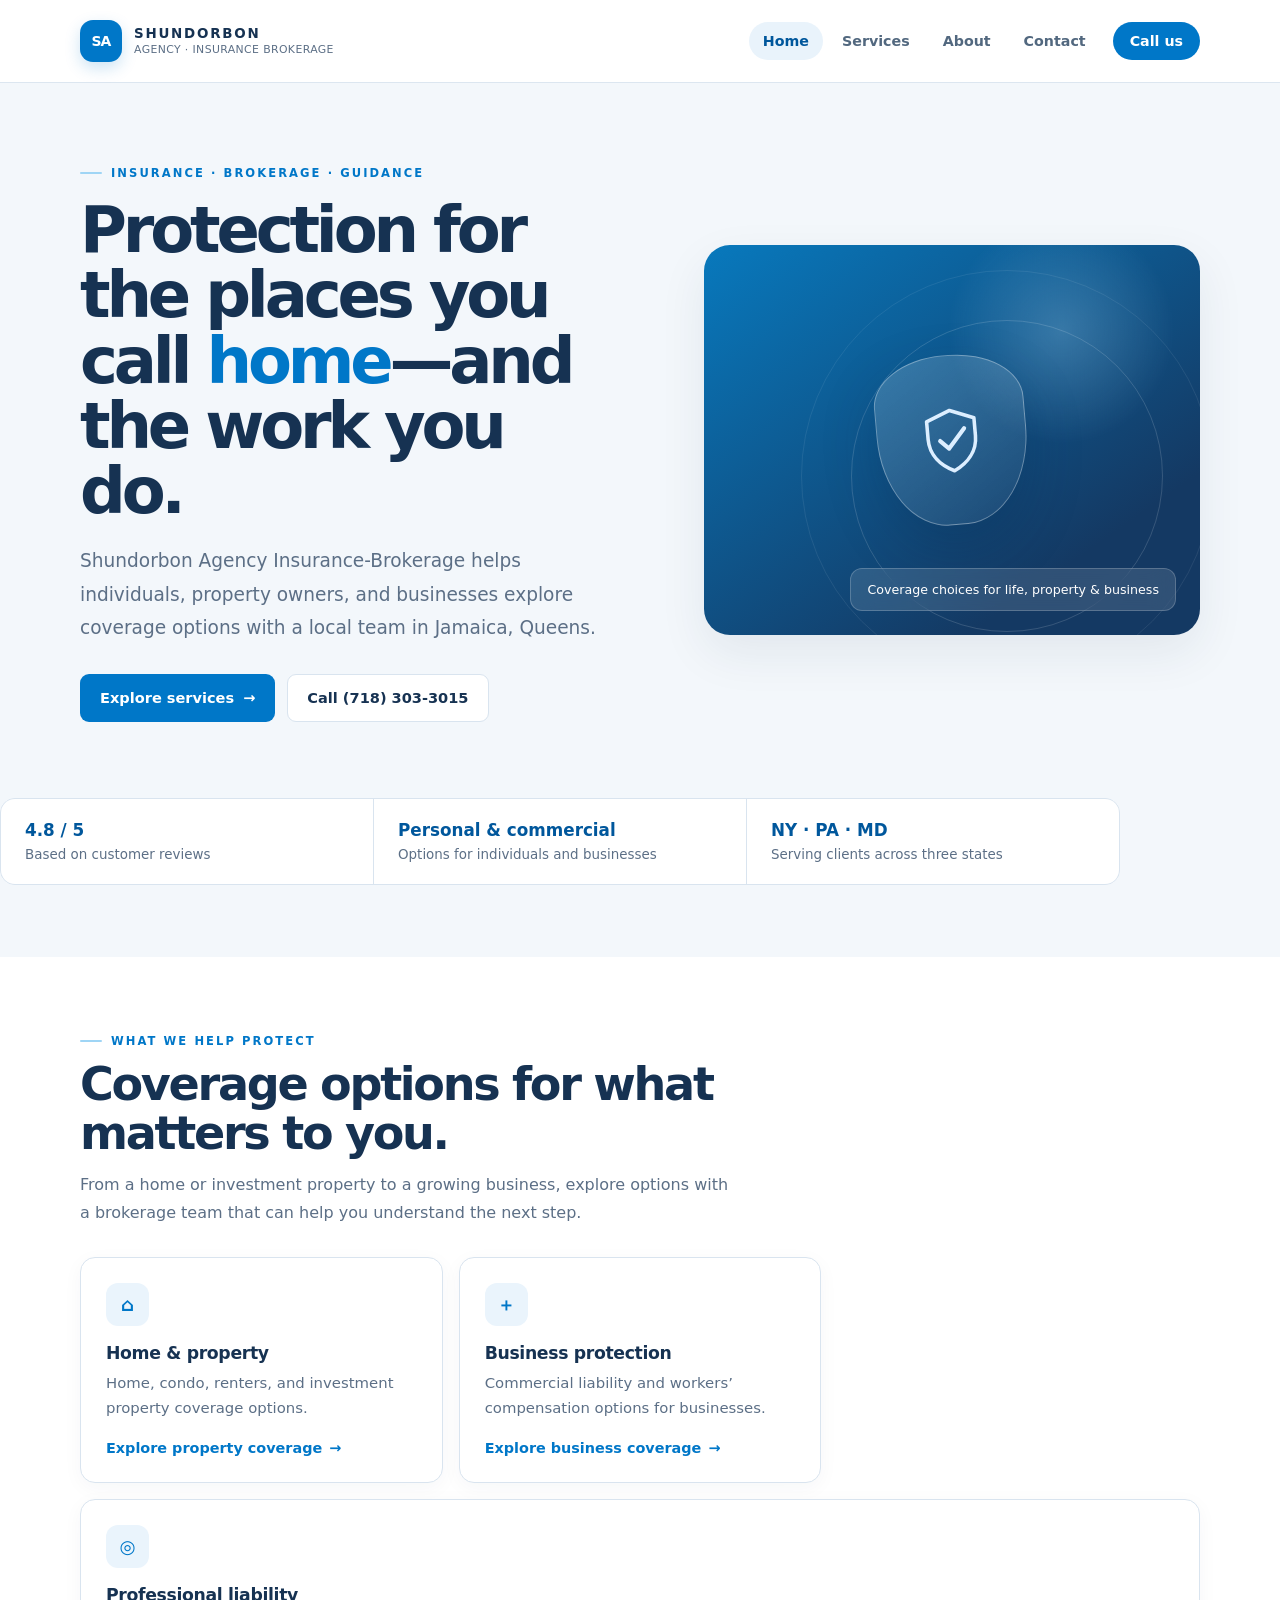
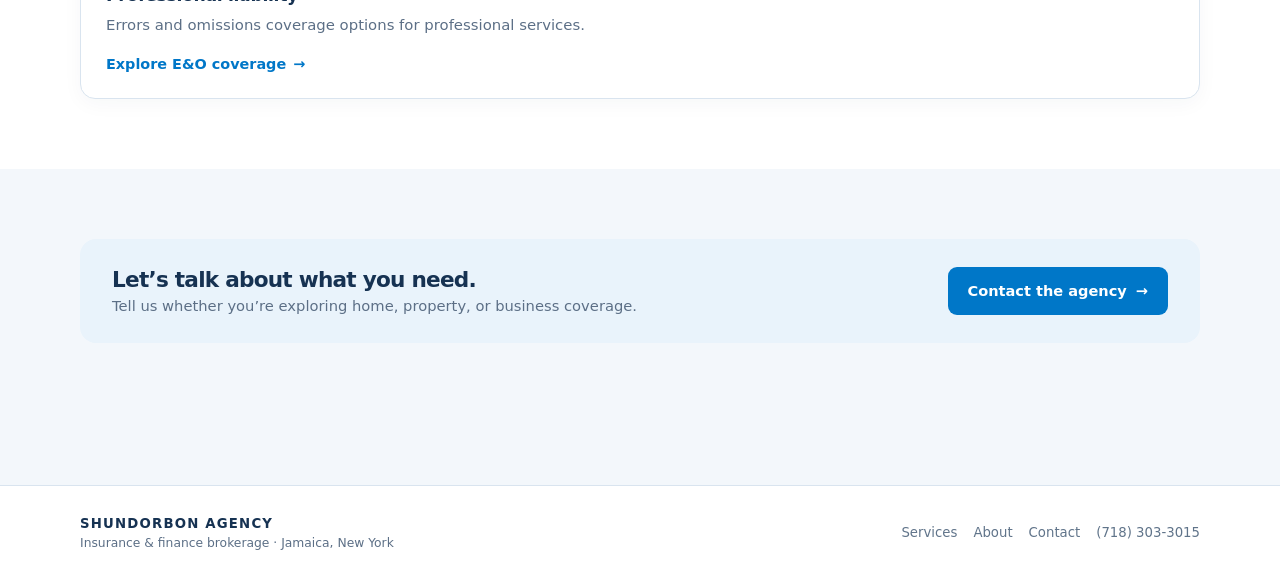
<file: index.html>
<!doctype html>
<html lang="en">
<head>
  <meta charset="utf-8">
  <meta name="viewport" content="width=device-width, initial-scale=1">
  <meta name="description" content="Shundorbon Agency Insurance-Brokerage helps individuals and businesses explore coverage options in New York, Pennsylvania, and Maryland.">
  <meta name="theme-color" content="#f3f7fb">
  <title>Shundorbon Agency | Insurance &amp; Brokerage</title>
  <link rel="stylesheet" href="styles.css">
</head>
<body>
  <header class="site-header">
    <div class="header-inner">
      <a class="brand" href="index.html" aria-label="Shundorbon Agency home"><span class="brand-mark">SA</span><span class="brand-copy"><strong>SHUNDORBON</strong><small>AGENCY · INSURANCE BROKERAGE</small></span></a>
      <nav class="site-nav" aria-label="Main navigation">
        <a href="index.html" aria-current="page">Home</a><a href="services.html">Services</a><a href="about.html">About</a><a href="contact.html">Contact</a><a class="nav-call" href="tel:+17183033015">Call us</a>
      </nav>
    </div>
  </header>
  <main>
    <section class="container hero">
      <div>
        <span class="eyebrow">Insurance · Brokerage · Guidance</span>
        <h1>Protection for the places you call <em>home</em>—and the work you do.</h1>
        <p class="lead">Shundorbon Agency Insurance-Brokerage helps individuals, property owners, and businesses explore coverage options with a local team in Jamaica, Queens.</p>
        <div class="actions"><a class="button" href="services.html">Explore services <span aria-hidden="true">→</span></a><a class="button secondary" href="tel:+17183033015">Call (718) 303-3015</a></div>
      </div>
      <div class="hero-art" aria-hidden="true">
        <div class="art-shield"><svg viewBox="0 0 64 64" fill="none"><path d="M32 7 52 15v15c0 13-8.5 22.5-20 28C20.5 52.5 12 43 12 30V15L32 7Z" stroke="currentColor" stroke-width="3" stroke-linejoin="round"/><path d="m22 32 7 7 14-16" stroke="currentColor" stroke-width="3.5" stroke-linecap="round" stroke-linejoin="round"/></svg></div>
        <div class="art-note">Coverage choices for life, property &amp; business</div>
      </div>
    </section>
    <section class="container trust-band" aria-label="Agency highlights">
      <div class="trust-item"><strong>4.8 / 5</strong><span>Based on customer reviews</span></div>
      <div class="trust-item"><strong>Personal &amp; commercial</strong><span>Options for individuals and businesses</span></div>
      <div class="trust-item"><strong>NY · PA · MD</strong><span>Serving clients across three states</span></div>
    </section>
    <section class="section white">
      <div class="container">
        <div class="section-head"><span class="eyebrow">What we help protect</span><h2>Coverage options for what matters to you.</h2><p>From a home or investment property to a growing business, explore options with a brokerage team that can help you understand the next step.</p></div>
        <div class="card-grid">
          <article class="service-card"><div class="icon" aria-hidden="true">⌂</div><h3>Home &amp; property</h3><p>Home, condo, renters, and investment property coverage options.</p><a class="text-link" href="services.html#property">Explore property coverage <span aria-hidden="true">→</span></a></article>
          <article class="service-card"><div class="icon" aria-hidden="true">＋</div><h3>Business protection</h3><p>Commercial liability and workers’ compensation options for businesses.</p><a class="text-link" href="services.html#business">Explore business coverage <span aria-hidden="true">→</span></a></article>
          <article class="service-card"><div class="icon" aria-hidden="true">◎</div><h3>Professional liability</h3><p>Errors and omissions coverage options for professional services.</p><a class="text-link" href="services.html#professional">Explore E&amp;O coverage <span aria-hidden="true">→</span></a></article>
        </div>
      </div>
    </section>
    <section class="container section">
      <div class="callout"><div><h2>Let’s talk about what you need.</h2><p>Tell us whether you’re exploring home, property, or business coverage.</p></div><a class="button" href="contact.html">Contact the agency <span aria-hidden="true">→</span></a></div>
    </section>
  </main>
  <footer class="site-footer"><div class="footer-inner"><div><div class="footer-brand">SHUNDORBON AGENCY</div><div class="footer-copy">Insurance &amp; finance brokerage · Jamaica, New York</div></div><nav class="footer-links" aria-label="Footer navigation"><a href="services.html">Services</a><a href="about.html">About</a><a href="contact.html">Contact</a><a href="tel:+17183033015">(718) 303-3015</a></nav></div></footer>
</body>
</html>
</file>
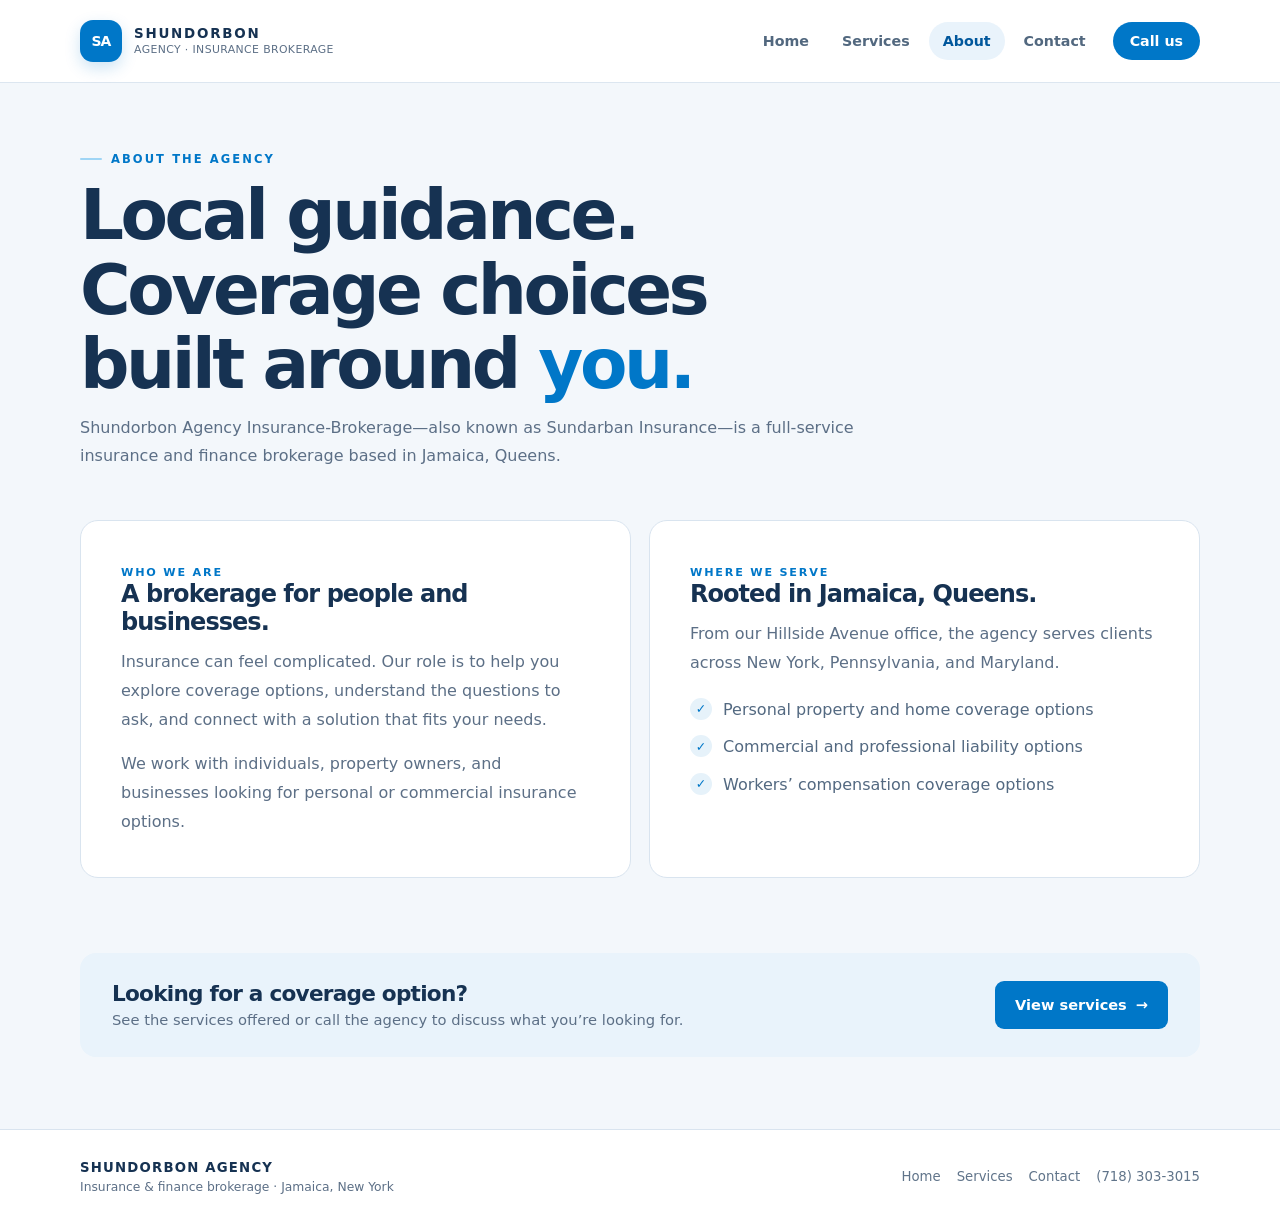
<file: about.html>
<!doctype html>
<html lang="en">
<head>
  <meta charset="utf-8">
  <meta name="viewport" content="width=device-width, initial-scale=1">
  <meta name="description" content="Learn about Shundorbon Agency Insurance-Brokerage, also known as Sundarban Insurance, serving clients in New York, Pennsylvania, and Maryland.">
  <meta name="theme-color" content="#f3f7fb">
  <title>About Shundorbon Agency</title>
  <link rel="stylesheet" href="styles.css">
</head>
<body>
  <header class="site-header"><div class="header-inner"><a class="brand" href="index.html" aria-label="Shundorbon Agency home"><span class="brand-mark">SA</span><span class="brand-copy"><strong>SHUNDORBON</strong><small>AGENCY · INSURANCE BROKERAGE</small></span></a><nav class="site-nav" aria-label="Main navigation"><a href="index.html">Home</a><a href="services.html">Services</a><a href="about.html" aria-current="page">About</a><a href="contact.html">Contact</a><a class="nav-call" href="tel:+17183033015">Call us</a></nav></div></header>
  <main>
    <section class="container page-hero"><div class="page-heading"><span class="eyebrow">About the agency</span><h1>Local guidance. Coverage choices built around <em>you.</em></h1><p>Shundorbon Agency Insurance-Brokerage—also known as Sundarban Insurance—is a full-service insurance and finance brokerage based in Jamaica, Queens.</p></div></section>
    <section class="container content-grid">
      <article class="content-panel"><span class="kicker">Who we are</span><h2>A brokerage for people and businesses.</h2><p>Insurance can feel complicated. Our role is to help you explore coverage options, understand the questions to ask, and connect with a solution that fits your needs.</p><p>We work with individuals, property owners, and businesses looking for personal or commercial insurance options.</p></article>
      <article class="content-panel"><span class="kicker">Where we serve</span><h2>Rooted in Jamaica, Queens.</h2><p>From our Hillside Avenue office, the agency serves clients across New York, Pennsylvania, and Maryland.</p><ul class="list-check"><li>Personal property and home coverage options</li><li>Commercial and professional liability options</li><li>Workers’ compensation coverage options</li></ul></article>
    </section>
    <section class="container"><div class="callout"><div><h2>Looking for a coverage option?</h2><p>See the services offered or call the agency to discuss what you’re looking for.</p></div><a class="button" href="services.html">View services <span aria-hidden="true">→</span></a></div></section>
  </main>
  <footer class="site-footer"><div class="footer-inner"><div><div class="footer-brand">SHUNDORBON AGENCY</div><div class="footer-copy">Insurance &amp; finance brokerage · Jamaica, New York</div></div><nav class="footer-links" aria-label="Footer navigation"><a href="index.html">Home</a><a href="services.html">Services</a><a href="contact.html">Contact</a><a href="tel:+17183033015">(718) 303-3015</a></nav></div></footer>
</body>
</html>
</file>
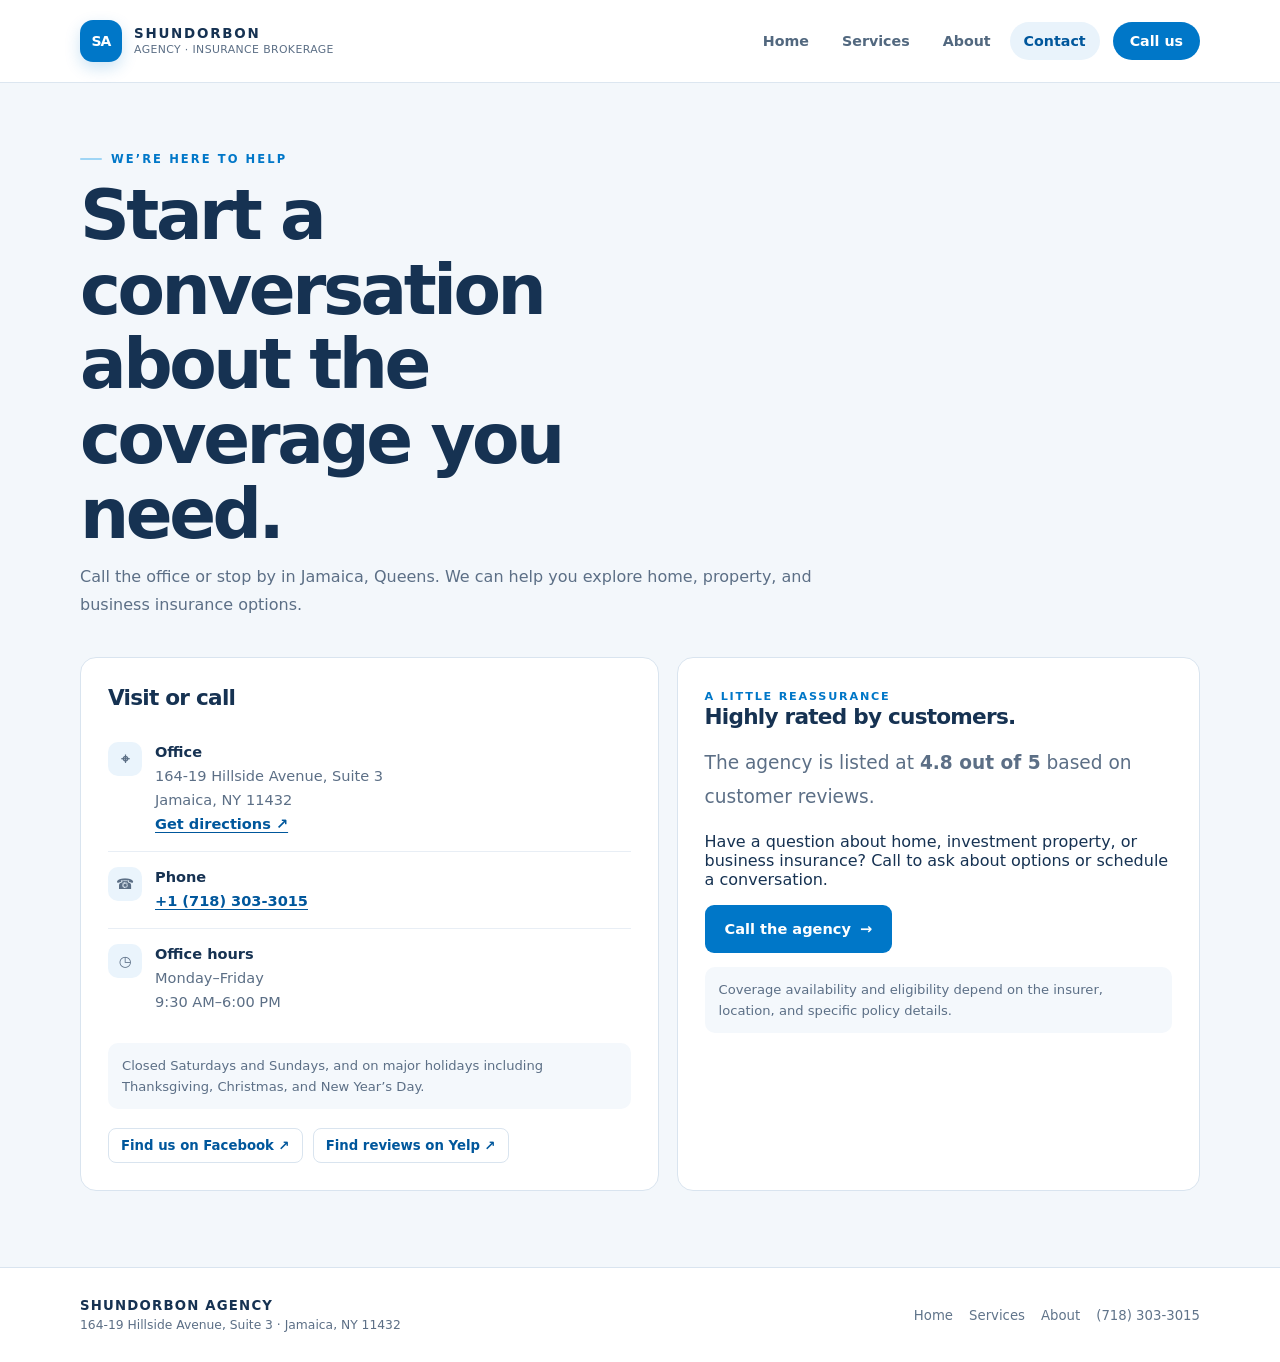
<file: contact.html>
<!doctype html>
<html lang="en">
<head>
  <meta charset="utf-8">
  <meta name="viewport" content="width=device-width, initial-scale=1">
  <meta name="description" content="Contact Shundorbon Agency Insurance-Brokerage in Jamaica, Queens. Call (718) 303-3015 or visit during weekday business hours.">
  <meta name="theme-color" content="#f3f7fb">
  <title>Contact Shundorbon Agency</title>
  <link rel="stylesheet" href="styles.css">
</head>
<body>
  <header class="site-header"><div class="header-inner"><a class="brand" href="index.html" aria-label="Shundorbon Agency home"><span class="brand-mark">SA</span><span class="brand-copy"><strong>SHUNDORBON</strong><small>AGENCY · INSURANCE BROKERAGE</small></span></a><nav class="site-nav" aria-label="Main navigation"><a href="index.html">Home</a><a href="services.html">Services</a><a href="about.html">About</a><a href="contact.html" aria-current="page">Contact</a><a class="nav-call" href="tel:+17183033015">Call us</a></nav></div></header>
  <main>
    <section class="container page-hero"><div class="page-heading"><span class="eyebrow">We’re here to help</span><h1>Start a conversation about the coverage you need.</h1><p>Call the office or stop by in Jamaica, Queens. We can help you explore home, property, and business insurance options.</p></div></section>
    <section class="container contact-grid">
      <article class="contact-card"><h2>Visit or call</h2>
        <div class="contact-row"><span class="contact-symbol" aria-hidden="true">⌖</span><div><strong>Office</strong><span>164-19 Hillside Avenue, Suite 3<br>Jamaica, NY 11432</span><br><a href="https://www.google.com/maps/search/?api=1&amp;query=164-19+Hillside+Ave%2C+Jamaica%2C+NY+11432" target="_blank" rel="noopener">Get directions ↗</a></div></div>
        <div class="contact-row"><span class="contact-symbol" aria-hidden="true">☎</span><div><strong>Phone</strong><a href="tel:+17183033015">+1 (718) 303-3015</a></div></div>
        <div class="contact-row"><span class="contact-symbol" aria-hidden="true">◷</span><div><strong>Office hours</strong><span>Monday–Friday<br>9:30 AM–6:00 PM</span></div></div>
        <div class="hours-note">Closed Saturdays and Sundays, and on major holidays including Thanksgiving, Christmas, and New Year’s Day.</div>
        <div class="external-links"><a href="https://www.facebook.com/search/top?q=Shundorbon%20Insurance" target="_blank" rel="noopener">Find us on Facebook ↗</a><a href="https://www.yelp.com/search?find_desc=Shundorbon%20Insurance&amp;find_loc=Jamaica%2C%20NY" target="_blank" rel="noopener">Find reviews on Yelp ↗</a></div>
      </article>
      <aside class="contact-card"><span class="kicker">A little reassurance</span><h2>Highly rated by customers.</h2><p class="lead">The agency is listed at <strong>4.8 out of 5</strong> based on customer reviews.</p><p>Have a question about home, investment property, or business insurance? Call to ask about options or schedule a conversation.</p><a class="button" href="tel:+17183033015">Call the agency <span aria-hidden="true">→</span></a><div class="hours-note">Coverage availability and eligibility depend on the insurer, location, and specific policy details.</div></aside>
    </section>
  </main>
  <footer class="site-footer"><div class="footer-inner"><div><div class="footer-brand">SHUNDORBON AGENCY</div><div class="footer-copy">164-19 Hillside Avenue, Suite 3 · Jamaica, NY 11432</div></div><nav class="footer-links" aria-label="Footer navigation"><a href="index.html">Home</a><a href="services.html">Services</a><a href="about.html">About</a><a href="tel:+17183033015">(718) 303-3015</a></nav></div></footer>
</body>
</html>
</file>
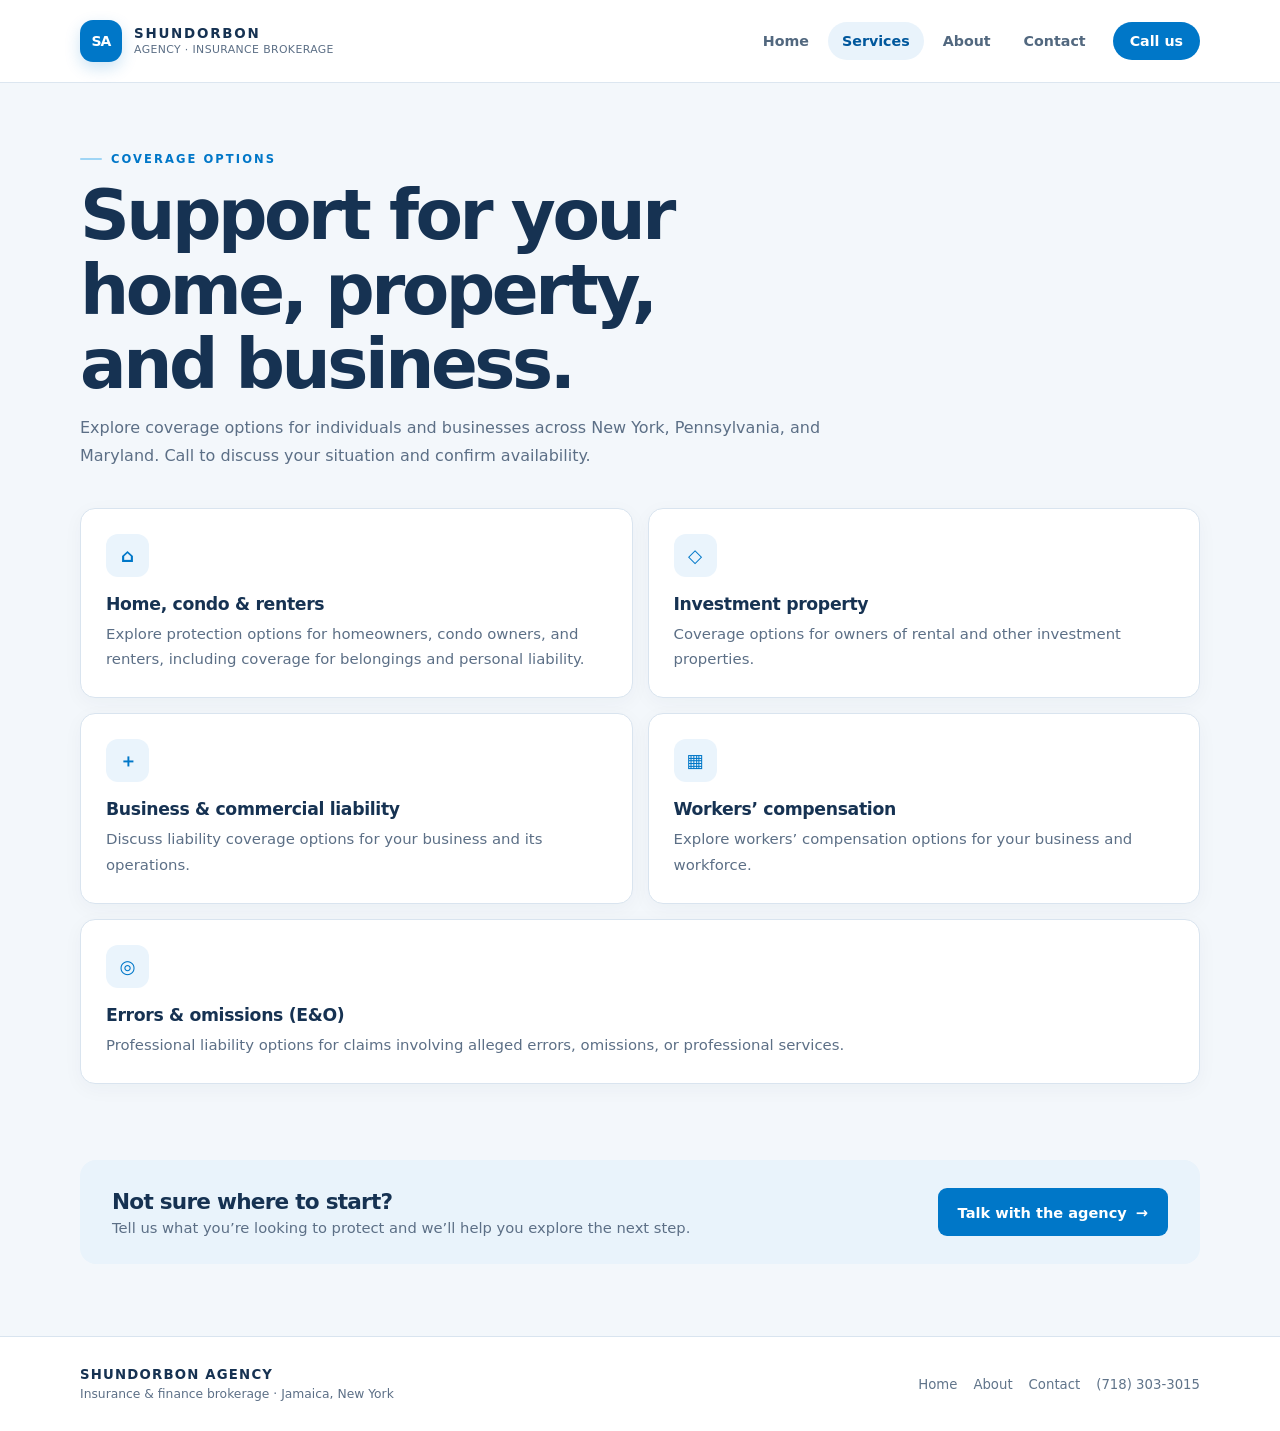
<file: services.html>
<!doctype html>
<html lang="en">
<head>
  <meta charset="utf-8">
  <meta name="viewport" content="width=device-width, initial-scale=1">
  <meta name="description" content="Explore home, condo, renters, investment property, business liability, workers’ compensation, and professional liability coverage options from Shundorbon Agency.">
  <meta name="theme-color" content="#f3f7fb">
  <title>Insurance Services | Shundorbon Agency</title>
  <link rel="stylesheet" href="styles.css">
</head>
<body>
  <header class="site-header"><div class="header-inner"><a class="brand" href="index.html" aria-label="Shundorbon Agency home"><span class="brand-mark">SA</span><span class="brand-copy"><strong>SHUNDORBON</strong><small>AGENCY · INSURANCE BROKERAGE</small></span></a><nav class="site-nav" aria-label="Main navigation"><a href="index.html">Home</a><a href="services.html" aria-current="page">Services</a><a href="about.html">About</a><a href="contact.html">Contact</a><a class="nav-call" href="tel:+17183033015">Call us</a></nav></div></header>
  <main>
    <section class="container page-hero"><div class="page-heading"><span class="eyebrow">Coverage options</span><h1>Support for your home, property, and business.</h1><p>Explore coverage options for individuals and businesses across New York, Pennsylvania, and Maryland. Call to discuss your situation and confirm availability.</p></div></section>
    <section class="container service-list">
      <article class="service-card" id="property"><div class="icon" aria-hidden="true">⌂</div><h3>Home, condo &amp; renters</h3><p>Explore protection options for homeowners, condo owners, and renters, including coverage for belongings and personal liability.</p></article>
      <article class="service-card"><div class="icon" aria-hidden="true">◇</div><h3>Investment property</h3><p>Coverage options for owners of rental and other investment properties.</p></article>
      <article class="service-card" id="business"><div class="icon" aria-hidden="true">＋</div><h3>Business &amp; commercial liability</h3><p>Discuss liability coverage options for your business and its operations.</p></article>
      <article class="service-card"><div class="icon" aria-hidden="true">▦</div><h3>Workers’ compensation</h3><p>Explore workers’ compensation options for your business and workforce.</p></article>
      <article class="service-card" id="professional"><div class="icon" aria-hidden="true">◎</div><h3>Errors &amp; omissions (E&amp;O)</h3><p>Professional liability options for claims involving alleged errors, omissions, or professional services.</p></article>
    </section>
    <section class="container"><div class="callout"><div><h2>Not sure where to start?</h2><p>Tell us what you’re looking to protect and we’ll help you explore the next step.</p></div><a class="button" href="contact.html">Talk with the agency <span aria-hidden="true">→</span></a></div></section>
  </main>
  <footer class="site-footer"><div class="footer-inner"><div><div class="footer-brand">SHUNDORBON AGENCY</div><div class="footer-copy">Insurance &amp; finance brokerage · Jamaica, New York</div></div><nav class="footer-links" aria-label="Footer navigation"><a href="index.html">Home</a><a href="about.html">About</a><a href="contact.html">Contact</a><a href="tel:+17183033015">(718) 303-3015</a></nav></div></footer>
</body>
</html>
</file>
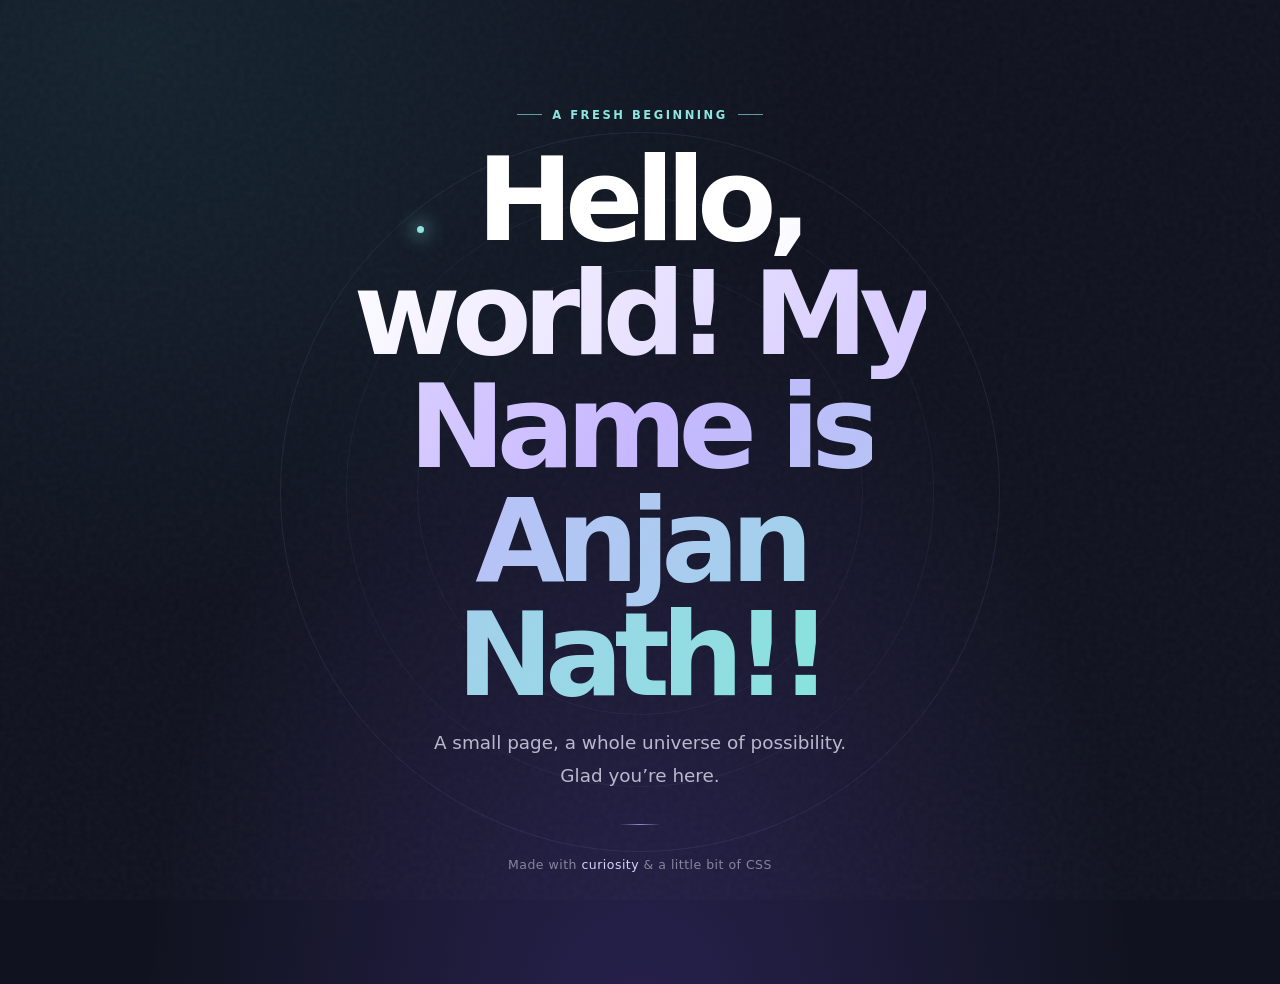
<file: Git/hello-world.html>
<!doctype html>
<html lang="en">
<head>
  <meta charset="utf-8">
  <meta name="viewport" content="width=device-width, initial-scale=1">
  <meta name="theme-color" content="#10131f">
  <title>Hello, world by AJ! — A little moment of wonder</title>
  <style>
    :root {
      color-scheme: dark;
      --ink: #f7f5ff;
      --muted: #b9b9ce;
      --violet: #b7a0ff;
      --cyan: #8be6e1;
    }
    * { box-sizing: border-box; }
    html { min-height: 100%; }
    body {
      min-height: 100vh;
      margin: 0;
      display: grid;
      place-items: center;
      overflow: hidden;
      color: var(--ink);
      font-family: Inter, ui-sans-serif, system-ui, -apple-system, BlinkMacSystemFont, "Segoe UI", sans-serif;
      background:
        radial-gradient(ellipse at 50% 110%, rgba(91, 63, 179, .32), transparent 55%),
        radial-gradient(ellipse at 10% 5%, rgba(54, 153, 164, .12), transparent 42%),
        #10131f;
    }
    .grain {
      position: fixed; inset: 0; pointer-events: none; opacity: .15;
      background-image: url("data:image/svg+xml,%3Csvg viewBox='0 0 180 180' xmlns='http://www.w3.org/2000/svg'%3E%3Cfilter id='n'%3E%3CfeTurbulence type='fractalNoise' baseFrequency='.85' numOctaves='3' stitchTiles='stitch'/%3E%3C/filter%3E%3Crect width='100%25' height='100%25' filter='url(%23n)' opacity='.25'/%3E%3C/svg%3E");
    }
    .orbit {
      position: fixed; width: min(76vw, 720px); aspect-ratio: 1; border: 1px solid rgba(203, 197, 255, .09);
      border-radius: 50%; pointer-events: none; animation: turn 50s linear infinite;
    }
    .orbit::before, .orbit::after { content: ""; position: absolute; border: 1px solid rgba(203,197,255,.06); border-radius: 50%; inset: 9%; }
    .orbit::after { inset: 19%; }
    .spark { position: absolute; top: 13%; left: 19%; width: 7px; height: 7px; border-radius: 50%; background: var(--cyan); box-shadow: 0 0 18px 4px rgba(139,230,225,.5); }
    main {
      position: relative; width: min(90vw, 760px); padding: clamp(2.5rem, 8vw, 6.25rem) 1.5rem;
      text-align: center; animation: rise .9s cubic-bezier(.2,.8,.2,1) both;
    }
    .eyebrow { display: inline-flex; align-items: center; gap: .65rem; color: var(--cyan); font-size: .72rem; font-weight: 700; letter-spacing: .22em; text-transform: uppercase; }
    .eyebrow::before, .eyebrow::after { content: ""; width: 25px; height: 1px; background: currentColor; opacity: .65; }
    h1 {
      margin: 1.35rem 0 1rem; font-size: clamp(3.4rem, 10vw, 7.25rem); line-height: .98;
      letter-spacing: -.075em; font-weight: 650;
    }
    h1 span { color: transparent; background: linear-gradient(115deg, #fff 14%, #c7b7ff 55%, #87e4dc 100%); background-clip: text; -webkit-background-clip: text; }
    .subtitle { margin: 0 auto; max-width: 420px; color: var(--muted); font-size: clamp(1rem, 2.5vw, 1.15rem); line-height: 1.75; }
    .rule { width: 42px; height: 1px; margin: 2rem auto; background: linear-gradient(90deg, transparent, rgba(183,160,255,.8), transparent); }
    .note { color: #85869d; font-size: .78rem; letter-spacing: .04em; }
    .note b { color: #d9d1ff; font-weight: 500; }
    @keyframes rise { from { opacity: 0; transform: translateY(18px); } to { opacity: 1; transform: translateY(0); } }
    @keyframes turn { to { transform: rotate(360deg); } }
    @media (prefers-reduced-motion: reduce) { *, *::before, *::after { animation-duration: .01ms !important; animation-iteration-count: 1 !important; scroll-behavior: auto !important; } }
  </style>
</head>
<body>
  <div class="grain" aria-hidden="true"></div>
  <div class="orbit" aria-hidden="true"><span class="spark"></span></div>
  <main>
    <div class="eyebrow">A fresh beginning</div>
    <h1><span>Hello, world! My Name is Anjan Nath!!</span></h1>
    <p class="subtitle">A small page, a whole universe of possibility.<br>Glad you’re here.</p>
    <div class="rule" aria-hidden="true"></div>
    <p class="note">Made with <b>curiosity</b> &amp; a little bit of CSS</p>
  </main>
</body>
</html>
</file>
<file: styles.css>
:root {
  color-scheme: light;
  --ink: #163252;
  --muted: #5c6f86;
  --blue: #0077c8;
  --blue-dark: #00579c;
  --blue-light: #9fd5f5;
  --paper: #f3f7fb;
  --white: #fff;
  --line: #d9e4ef;
  --shadow: 0 18px 48px rgba(22, 50, 82, .08);
}
* { box-sizing: border-box; }
html { scroll-behavior: smooth; }
body { margin: 0; background: var(--paper); color: var(--ink); font-family: Inter, ui-sans-serif, system-ui, -apple-system, BlinkMacSystemFont, "Segoe UI", sans-serif; -webkit-font-smoothing: antialiased; }
a { color: inherit; }
.site-header { position: sticky; top: 0; z-index: 10; background: rgba(255,255,255,.94); border-bottom: 1px solid rgba(217,228,239,.9); backdrop-filter: blur(16px); }
.header-inner, .container, .footer-inner { width: min(1120px, calc(100% - 40px)); margin: 0 auto; }
.header-inner { min-height: 82px; display: flex; align-items: center; justify-content: space-between; gap: 28px; }
.brand { display: inline-flex; align-items: center; gap: 12px; text-decoration: none; flex-shrink: 0; }
.brand-mark { width: 42px; height: 42px; display: grid; place-items: center; border-radius: 13px; background: var(--blue); color: #fff; font-size: 14px; font-weight: 800; letter-spacing: -.06em; box-shadow: 0 6px 16px rgba(0,119,200,.2); }
.brand-copy { display: grid; gap: 2px; }
.brand-copy strong { font-size: .84rem; letter-spacing: .13em; }
.brand-copy small { color: var(--muted); font-size: .68rem; letter-spacing: .035em; }
.site-nav { display: flex; align-items: center; gap: 5px; }
.site-nav a { padding: 11px 14px; border-radius: 999px; color: #52687f; font-size: .89rem; font-weight: 600; text-decoration: none; transition: color .2s, background .2s; }
.site-nav a:hover, .site-nav a[aria-current="page"] { background: #e9f3fb; color: var(--blue-dark); }
.site-nav .nav-call { margin-left: 8px; padding: 11px 17px; background: var(--blue); color: #fff; }
.site-nav .nav-call:hover { background: var(--blue-dark); color: #fff; }
main { overflow: hidden; }
.hero { display: grid; grid-template-columns: 1.04fr .96fr; align-items: center; gap: clamp(36px, 7vw, 86px); padding: 76px 0 72px; }
.eyebrow { display: inline-flex; align-items: center; gap: 9px; color: var(--blue); font-size: .72rem; font-weight: 800; letter-spacing: .18em; text-transform: uppercase; }
.eyebrow::before { content: ""; width: 22px; height: 2px; border-radius: 4px; background: var(--blue-light); }
h1, h2, h3, p { margin-top: 0; }
h1 { max-width: 650px; margin: 18px 0 20px; font-size: clamp(2.75rem, 5vw, 4.8rem); line-height: 1.02; letter-spacing: -.065em; font-weight: 680; }
h1 em { color: var(--blue); font-style: normal; }
.lead { max-width: 575px; color: var(--muted); font-size: clamp(1.02rem, 1.5vw, 1.16rem); line-height: 1.8; }
.actions { display: flex; flex-wrap: wrap; gap: 12px; margin-top: 29px; }
.button { min-height: 48px; display: inline-flex; align-items: center; justify-content: center; gap: 9px; padding: 0 19px; border: 1px solid transparent; border-radius: 9px; background: var(--blue); color: #fff; font-size: .91rem; font-weight: 700; text-decoration: none; transition: transform .18s, background .18s, border-color .18s; }
.button:hover { transform: translateY(-2px); background: var(--blue-dark); }
.button.secondary { border-color: var(--line); background: #fff; color: var(--ink); }
.button.secondary:hover { border-color: #b8d6ed; background: #f7fbff; }
.hero-art { position: relative; min-height: 390px; overflow: hidden; display: grid; place-items: center; border-radius: 26px; background: radial-gradient(circle at 72% 22%, rgba(159,213,245,.28), transparent 24%), linear-gradient(145deg, #0879bd, #143963 78%); box-shadow: var(--shadow); }
.hero-art::before, .hero-art::after { content: ""; position: absolute; width: 310px; height: 310px; border: 1px solid rgba(255,255,255,.15); border-radius: 50%; }
.hero-art::before { transform: translate(55px, 36px); }
.hero-art::after { width: 410px; height: 410px; transform: translate(55px, 36px); border-color: rgba(255,255,255,.08); }
.art-shield { position: relative; z-index: 1; width: 150px; height: 170px; display: grid; place-items: center; border: 1px solid rgba(255,255,255,.32); border-radius: 48% 48% 44% 44% / 28% 28% 55% 55%; background: linear-gradient(145deg, rgba(255,255,255,.18), rgba(255,255,255,.04)); box-shadow: 0 22px 55px rgba(5,35,73,.22); transform: rotate(-5deg); }
.art-shield svg { width: 76px; height: 76px; color: #dceeff; }
.art-note { position: absolute; z-index: 2; right: 24px; bottom: 24px; padding: 13px 16px; border: 1px solid rgba(255,255,255,.2); border-radius: 12px; background: rgba(255,255,255,.12); color: #fff; font-size: .79rem; backdrop-filter: blur(12px); }
.section { padding: 70px 0; }
.section.white { background: #fff; }
.section-head { max-width: 650px; margin-bottom: 30px; }
.section-head h2, .page-heading h1 { margin: 12px 0 12px; font-size: clamp(2rem, 3.6vw, 3.25rem); line-height: 1.08; letter-spacing: -.05em; }
.section-head p, .page-heading p { margin-bottom: 0; color: var(--muted); line-height: 1.75; }
.card-grid { display: grid; grid-template-columns: repeat(3, 1fr); gap: 16px; }
.service-card, .info-card { min-height: 200px; padding: 24px; border: 1px solid var(--line); border-radius: 15px; background: #fff; box-shadow: 0 5px 20px rgba(22,50,82,.04); }
.service-card .icon { width: 43px; height: 43px; display: grid; place-items: center; margin-bottom: 21px; border-radius: 12px; background: #eaf4fc; color: var(--blue); font-size: 1.15rem; font-weight: 800; }
.service-card h3, .info-card h3 { margin-bottom: 8px; font-size: 1.08rem; letter-spacing: -.02em; }
.service-card p, .info-card p { margin-bottom: 0; color: var(--muted); font-size: .91rem; line-height: 1.7; }
.text-link { display: inline-flex; align-items: center; gap: 7px; margin-top: 18px; color: var(--blue); font-size: .9rem; font-weight: 750; text-decoration: none; }
.text-link:hover { text-decoration: underline; text-underline-offset: 4px; }
.trust-band { display: grid; grid-template-columns: repeat(3, 1fr); gap: 1px; overflow: hidden; margin: 4px 0 72px; border: 1px solid var(--line); border-radius: 15px; background: var(--line); }
.trust-item { padding: 21px 24px; background: #fff; }
.trust-item strong { display: block; margin-bottom: 4px; color: var(--blue-dark); font-size: 1.05rem; }
.trust-item span { color: var(--muted); font-size: .84rem; }
.page-hero { padding: 62px 0 38px; }
.page-heading { max-width: 780px; }
.page-heading h1 { font-size: clamp(2.75rem, 5.4vw, 4.4rem); }
.content-grid { display: grid; grid-template-columns: 1fr 1fr; gap: 18px; padding: 12px 0 75px; }
.content-panel { padding: clamp(24px, 4vw, 40px); border: 1px solid var(--line); border-radius: 18px; background: #fff; }
.content-panel h2 { margin-bottom: 12px; font-size: 1.5rem; letter-spacing: -.04em; }
.content-panel p { color: var(--muted); line-height: 1.8; }
.content-panel p:last-child { margin-bottom: 0; }
.kicker { color: var(--blue); font-size: .7rem; font-weight: 800; letter-spacing: .16em; text-transform: uppercase; }
.list-check { display: grid; gap: 13px; margin: 20px 0 0; padding: 0; list-style: none; }
.list-check li { display: flex; gap: 11px; color: #536981; line-height: 1.55; }
.list-check li::before { content: "✓"; flex: 0 0 22px; width: 22px; height: 22px; display: grid; place-items: center; border-radius: 50%; background: #e6f2fa; color: var(--blue); font-size: .78rem; font-weight: 800; }
.service-list { display: grid; grid-template-columns: repeat(2, 1fr); gap: 15px; padding: 0 0 76px; }
.service-card { min-height: 0; padding: 25px; }
.service-card .icon { margin-bottom: 17px; }
.service-card p { font-size: .93rem; }
.service-card:last-child:nth-child(odd) { grid-column: 1 / -1; }
.callout { display: flex; align-items: center; justify-content: space-between; gap: 24px; margin: 0 0 72px; padding: 28px 32px; border-radius: 16px; background: #e9f3fb; }
.callout h2 { margin-bottom: 5px; font-size: 1.35rem; letter-spacing: -.035em; }
.callout p { margin: 0; color: var(--muted); font-size: .92rem; }
.contact-grid { display: grid; grid-template-columns: 1.05fr .95fr; gap: 18px; padding-bottom: 76px; }
.contact-card { padding: 27px; border: 1px solid var(--line); border-radius: 16px; background: #fff; }
.contact-card h2 { margin-bottom: 17px; font-size: 1.35rem; letter-spacing: -.035em; }
.contact-row { display: grid; grid-template-columns: 34px 1fr; gap: 13px; padding: 15px 0; border-top: 1px solid #e8eef5; }
.contact-row:first-of-type { border-top: 0; }
.contact-symbol { width: 34px; height: 34px; display: grid; place-items: center; border-radius: 10px; background: #eaf4fc; color: var(--blue); font-size: .94rem; font-weight: 800; }
.contact-row strong { display: block; margin: 1px 0 4px; font-size: .91rem; }
.contact-row span, .contact-row a { color: var(--muted); font-size: .91rem; line-height: 1.65; }
.contact-row a { color: var(--blue-dark); font-weight: 650; text-decoration-thickness: 1px; text-underline-offset: 3px; }
.hours-note { margin-top: 14px; padding: 12px 14px; border-radius: 10px; background: #f4f8fc; color: var(--muted); font-size: .82rem; line-height: 1.6; }
.external-links { display: flex; flex-wrap: wrap; gap: 10px; margin-top: 19px; }
.external-links a { padding: 9px 12px; border: 1px solid var(--line); border-radius: 8px; color: var(--blue-dark); font-size: .83rem; font-weight: 650; text-decoration: none; }
.external-links a:hover { background: #f4f9fe; }
.site-footer { padding: 30px 0; border-top: 1px solid var(--line); background: #fff; }
.footer-inner { display: flex; align-items: center; justify-content: space-between; gap: 24px; }
.footer-brand { color: var(--ink); font-size: .83rem; font-weight: 800; letter-spacing: .09em; }
.footer-copy { margin-top: 5px; color: var(--muted); font-size: .77rem; }
.footer-links { display: flex; flex-wrap: wrap; gap: 16px; }
.footer-links a { color: #60748a; font-size: .83rem; text-decoration: none; }
.footer-links a:hover { color: var(--blue); }
@media (max-width: 820px) {
  .header-inner { min-height: 74px; gap: 12px; }
  .site-nav a { padding: 10px 9px; font-size: .82rem; }
  .site-nav .nav-call { margin-left: 2px; padding: 10px 12px; }
  .hero { grid-template-columns: 1fr; padding: 54px 0 56px; }
  .hero-art { min-height: 300px; }
  .card-grid { grid-template-columns: repeat(2, 1fr); }
  .contact-grid { grid-template-columns: 1fr 1fr; }
}
@media (max-width: 600px) {
  .header-inner, .container, .footer-inner { width: min(100% - 28px, 1120px); }
  .header-inner { flex-wrap: wrap; padding: 12px 0 10px; }
  .brand-mark { width: 38px; height: 38px; }
  .brand-copy strong { font-size: .77rem; }
  .brand-copy small { font-size: .64rem; }
  .site-nav { width: 100%; justify-content: space-between; gap: 2px; }
  .site-nav a { padding: 9px 10px; font-size: .8rem; }
  .site-nav .nav-call { margin-left: 0; }
  .hero { gap: 30px; padding: 44px 0; }
  h1 { font-size: clamp(2.65rem, 12vw, 4rem); }
  .hero-art { min-height: 255px; border-radius: 20px; }
  .art-shield { width: 124px; height: 142px; }
  .section { padding: 52px 0; }
  .card-grid, .service-list, .content-grid, .contact-grid { grid-template-columns: 1fr; }
  .service-card:last-child:nth-child(odd) { grid-column: auto; }
  .trust-band { grid-template-columns: 1fr; margin-bottom: 54px; }
  .trust-item { padding: 17px 20px; }
  .page-hero { padding: 48px 0 24px; }
  .content-grid, .service-list, .contact-grid { padding-bottom: 54px; }
  .callout { align-items: flex-start; flex-direction: column; margin-bottom: 54px; padding: 24px; }
  .footer-inner { align-items: flex-start; flex-direction: column; }
}
@media (prefers-reduced-motion: reduce) { *, *::before, *::after { scroll-behavior: auto !important; transition-duration: .01ms !important; } }
</file>
